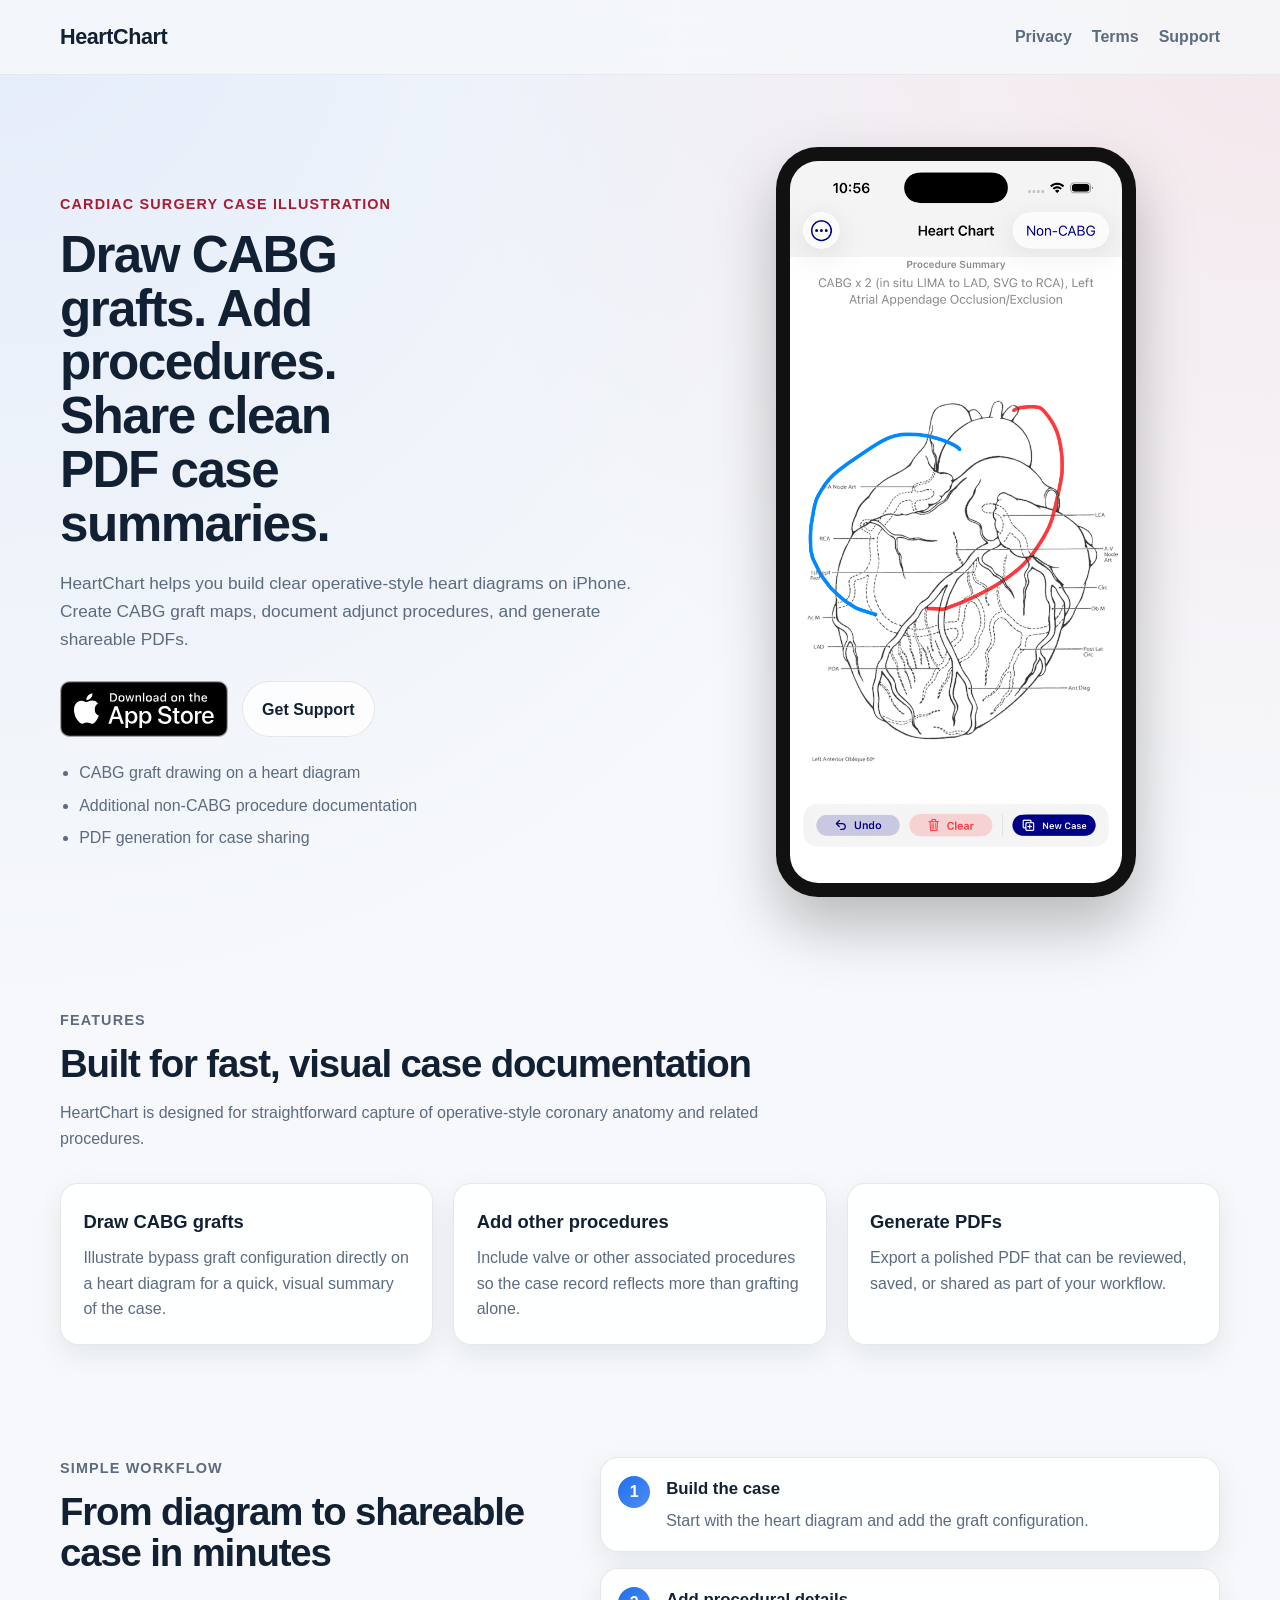
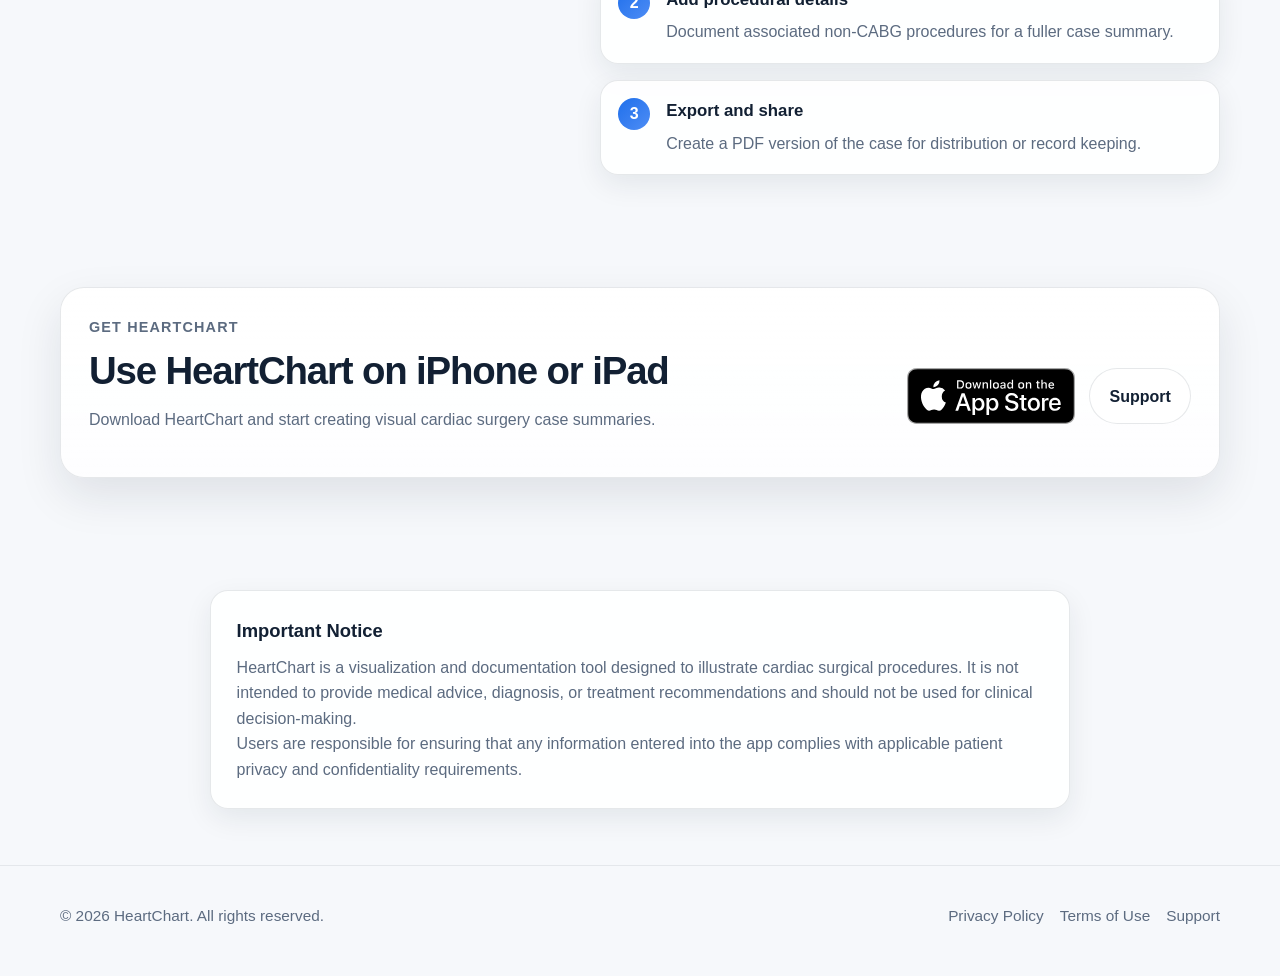
<file: index.html>
<!DOCTYPE html>
<html lang="en">
<head>
  <meta charset="UTF-8" />
  <meta name="viewport" content="width=device-width, initial-scale=1.0" />
  <title>HeartChart</title>
  <meta
    name="description"
    content="HeartChart is an iPhone app for drawing CABG grafts on a heart diagram, adding non-CABG procedures, and sharing cases as PDF."
  />
  <meta property="og:title" content="HeartChart">
  <meta property="og:description" content="Draw CABG grafts, document procedures, and generate shareable cardiac surgery case PDFs.">
  <meta property="og:image" content="https://heart-chart.com/images/heartchart-2.png">
  <meta property="og:type" content="website">
  <meta property="og:url" content="https://heart-chart.com">
  <link rel="stylesheet" href="style.css" />
</head>
<body>
  <header class="site-header">
    <div class="container nav">
      <a href="/" class="brand">HeartChart</a>

      <nav class="nav-links" aria-label="Primary">
        <a href="/privacypolicy/">Privacy</a>
        <a href="/terms/">Terms</a>
        <a href="/support/">Support</a>
      </nav>
    </div>
  </header>

  <main>
    <section class="hero">
      <div class="container hero-grid">
        <div class="hero-copy">
          <p class="eyebrow">Cardiac surgery case illustration</p>
          <h1>Draw CABG grafts. Add procedures. Share clean PDF case summaries.</h1>
          <p class="hero-text">
            HeartChart helps you build clear operative-style heart diagrams on iPhone.
            Create CABG graft maps, document adjunct procedures, and generate shareable PDFs.
          </p>

          <div class="hero-actions">
            <a href="https://apps.apple.com/app/idXXXXXXXX">
              <img
                src="/images/appstore-badge.svg"
                alt="Download on the App Store"
                style="height:56px;"
              >
            </a>
            <a class="button button-secondary" href="/support/">Get Support</a>
          </div>

          <ul class="hero-points">
            <li>CABG graft drawing on a heart diagram</li>
            <li>Additional non-CABG procedure documentation</li>
            <li>PDF generation for case sharing</li>
          </ul>
        </div>

        <div class="hero-media">
          <div class="phone-frame">
            <img
              src="images/heartchart-2.png"
              alt="HeartChart app screenshot showing a heart diagram with graft drawing tools"
            />
          </div>
        </div>
      </div>
    </section>

    <section class="features">
      <div class="container">
        <div class="section-heading">
          <p class="eyebrow">Features</p>
          <h2>Built for fast, visual case documentation</h2>
          <p>
            HeartChart is designed for straightforward capture of operative-style coronary
            anatomy and related procedures.
          </p>
        </div>

        <div class="feature-grid">
          <article class="card">
            <h3>Draw CABG grafts</h3>
            <p>
              Illustrate bypass graft configuration directly on a heart diagram for a quick,
              visual summary of the case.
            </p>
          </article>

          <article class="card">
            <h3>Add other procedures</h3>
            <p>
              Include valve or other associated procedures so the case record reflects more
              than grafting alone.
            </p>
          </article>

          <article class="card">
            <h3>Generate PDFs</h3>
            <p>
              Export a polished PDF that can be reviewed, saved, or shared as part of your
              workflow.
            </p>
          </article>
        </div>
      </div>
    </section>

    <section class="workflow">
      <div class="container workflow-grid">
        <div>
          <p class="eyebrow">Simple workflow</p>
          <h2>From diagram to shareable case in minutes</h2>
        </div>

        <div class="workflow-steps">
          <div class="step">
            <span class="step-number">1</span>
            <div>
              <h3>Build the case</h3>
              <p>Start with the heart diagram and add the graft configuration.</p>
            </div>
          </div>

          <div class="step">
            <span class="step-number">2</span>
            <div>
              <h3>Add procedural details</h3>
              <p>Document associated non-CABG procedures for a fuller case summary.</p>
            </div>
          </div>

          <div class="step">
            <span class="step-number">3</span>
            <div>
              <h3>Export and share</h3>
              <p>Create a PDF version of the case for distribution or record keeping.</p>
            </div>
          </div>
        </div>
      </div>
    </section>

    <section class="cta" id="download">
      <div class="container cta-box">
        <div>
          <p class="eyebrow">Get HeartChart</p>
          <h2>Use HeartChart on iPhone or iPad</h2>
          <p>
            Download HeartChart and start creating visual cardiac surgery case summaries.
          </p>
        </div>

        <div class="cta-actions">
          <a href="https://apps.apple.com/app/idXXXXXXXX">
            <img
              src="/images/appstore-badge.svg"
              alt="Download on the App Store"
              style="height:56px;"
            >
          </a>
          <a class="button button-secondary" href="/support/">Support</a>
        </div>
      </div>
    </section>

    <section class="features">
      <div class="container" style="max-width:860px;">
        <article class="card" style="padding:1.6rem;">
          <h3>Important Notice</h3>

          <p>
            HeartChart is a visualization and documentation tool designed to
            illustrate cardiac surgical procedures. It is not intended to provide
            medical advice, diagnosis, or treatment recommendations and should not
            be used for clinical decision-making.
          </p>

          <p>
            Users are responsible for ensuring that any information entered into the
            app complies with applicable patient privacy and confidentiality
            requirements.
          </p>
        </article>
      </div>
    </section>
  </main>

  <footer class="site-footer">
    <div class="container footer-content">
      <p>© 2026 HeartChart. All rights reserved.</p>
      <div class="footer-links">
        <a href="/privacypolicy/">Privacy Policy</a>
        <a href="/terms/">Terms of Use</a>
        <a href="/support/">Support</a>
      </div>
    </div>
  </footer>
</body>
</html>
</file>
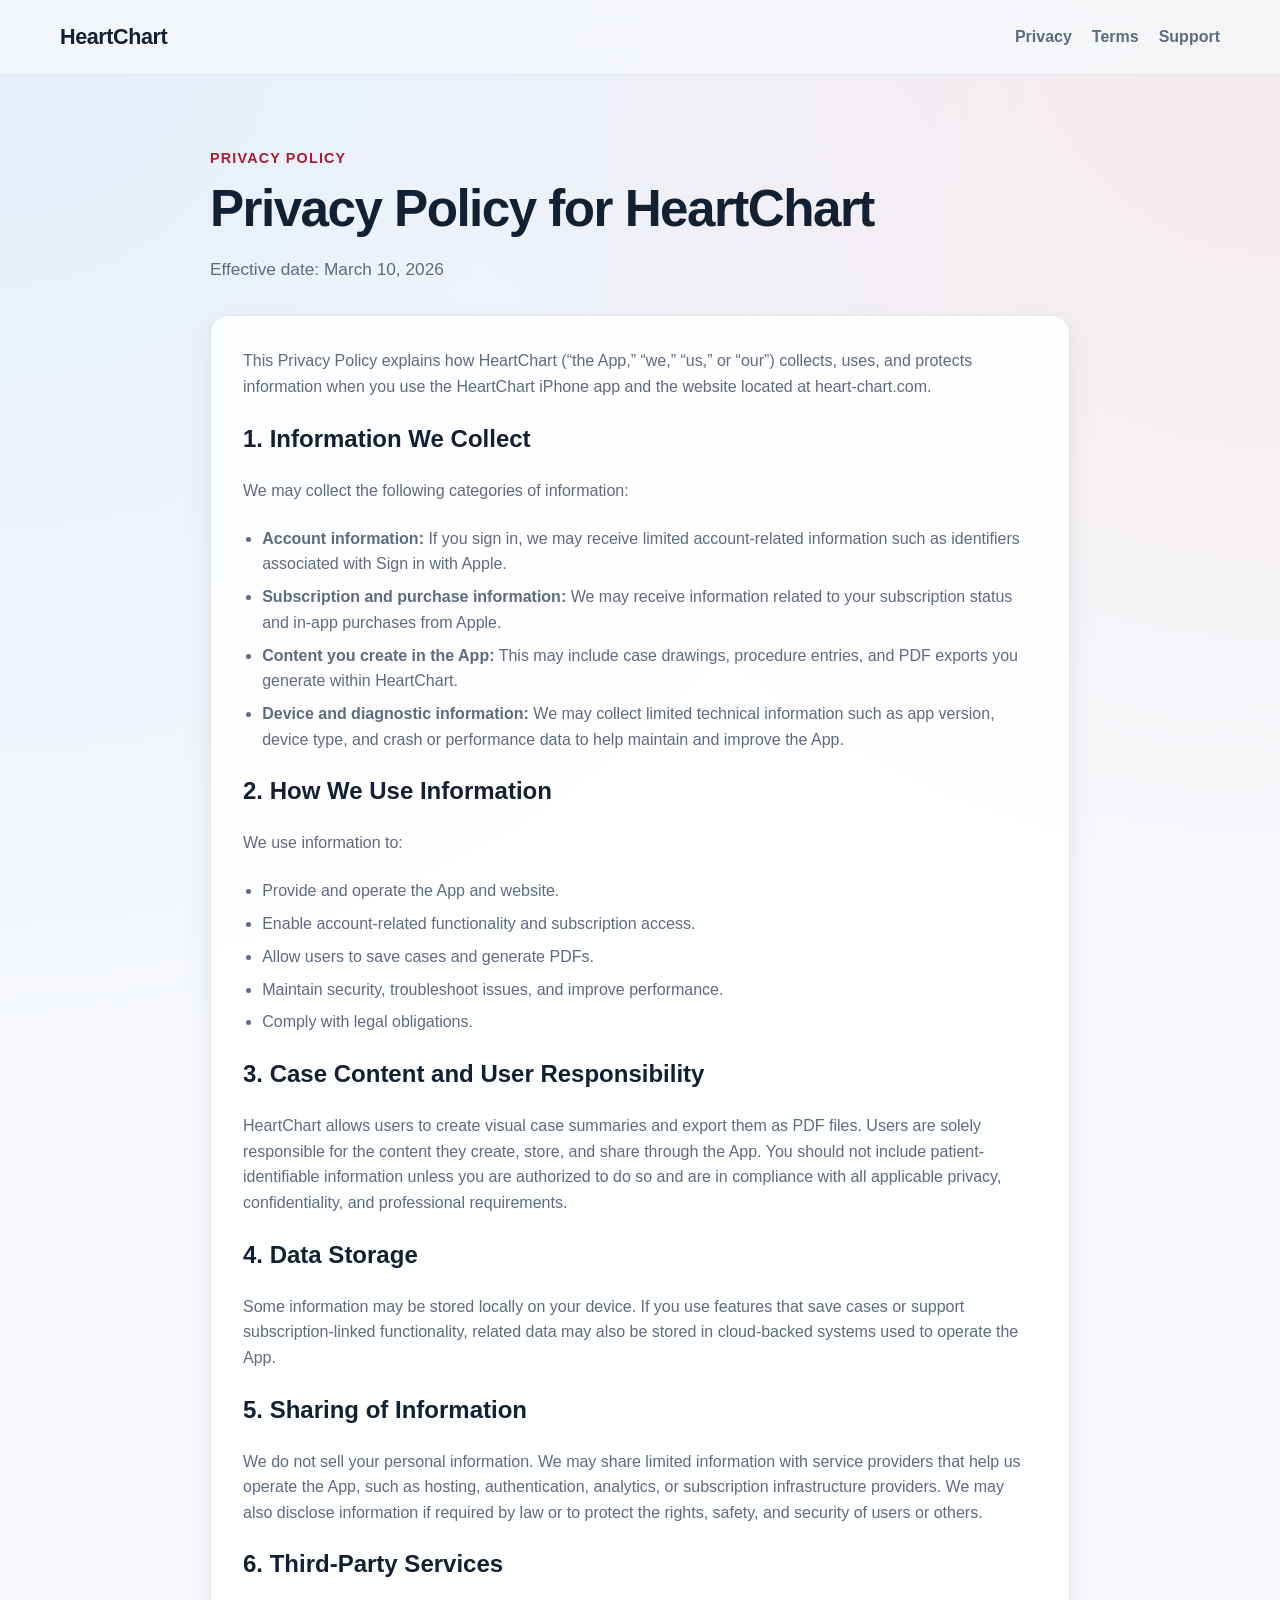
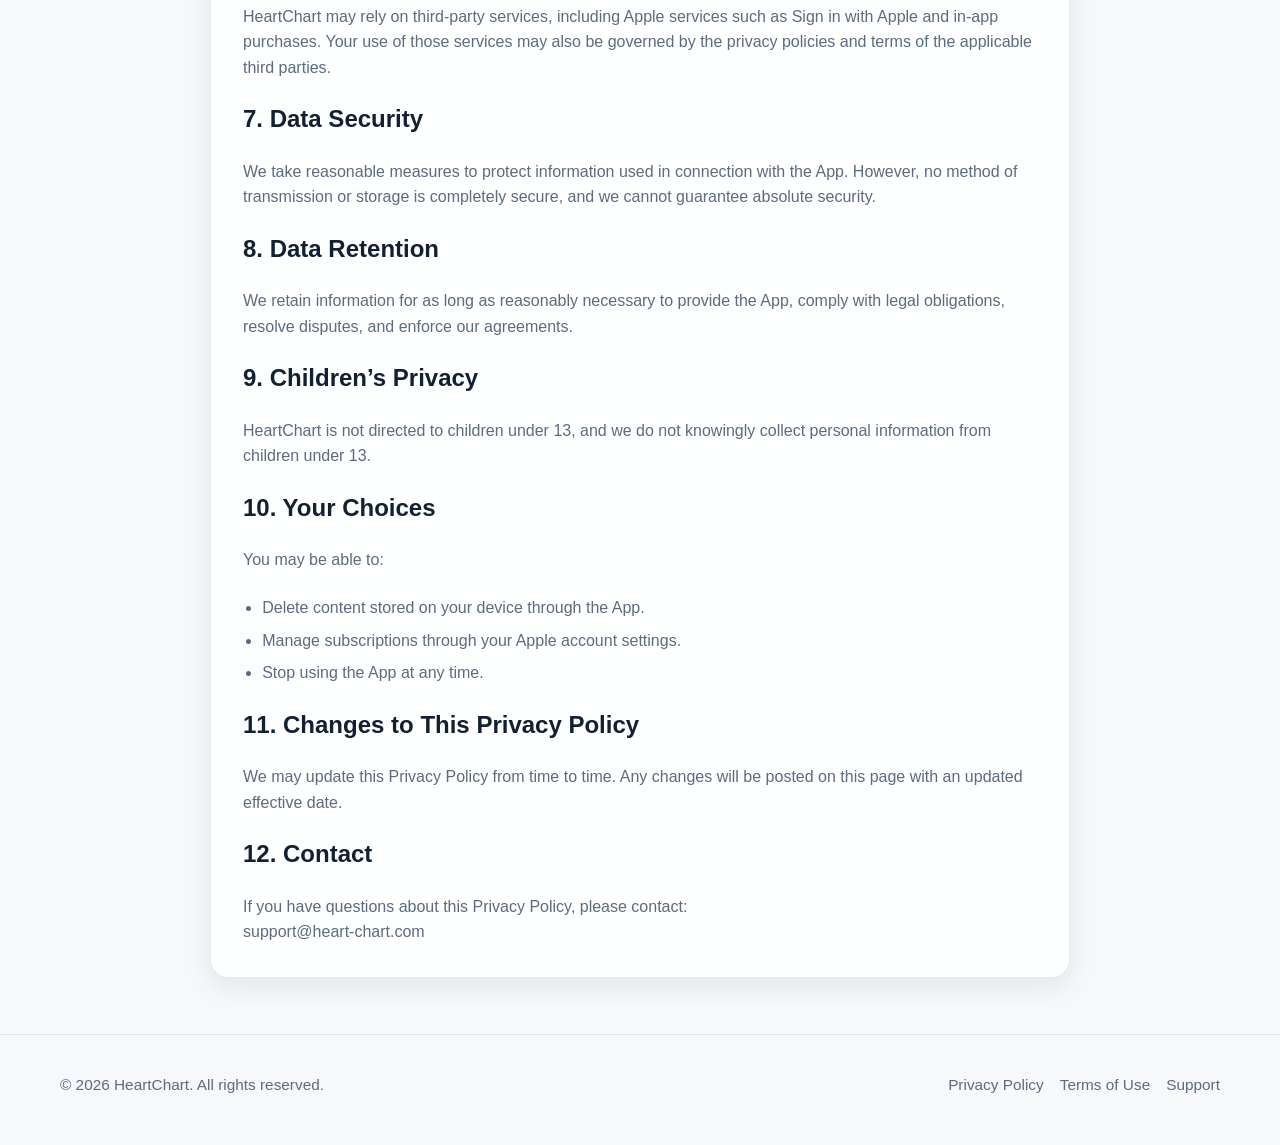
<file: privacypolicy/index.html>
<!DOCTYPE html>
<html lang="en">
<head>
  <meta charset="UTF-8" />
  <meta name="viewport" content="width=device-width, initial-scale=1.0" />
  <title>Privacy Policy | HeartChart</title>
  <meta
    name="description"
    content="Privacy Policy for HeartChart."
  />
  <link rel="stylesheet" href="/style.css" />
</head>
<body>
  <header class="site-header">
    <div class="container nav">
      <a href="/" class="brand">HeartChart</a>
      <nav class="nav-links" aria-label="Primary">
        <a href="/privacypolicy/">Privacy</a>
        <a href="/terms/">Terms</a>
        <a href="/support/">Support</a>
      </nav>
    </div>
  </header>

  <main>
    <section class="hero" style="padding-bottom: 2rem;">
      <div class="container" style="max-width: 860px;">
        <p class="eyebrow">Privacy Policy</p>
        <h1 style="max-width: none;">Privacy Policy for HeartChart</h1>
        <p class="hero-text">Effective date: March 10, 2026</p>
      </div>
    </section>

    <section class="features" style="padding-top: 0;">
      <div class="container" style="max-width: 860px;">
        <article class="card" style="padding: 2rem;">
          <p>
            This Privacy Policy explains how HeartChart (“the App,” “we,” “us,” or “our”)
            collects, uses, and protects information when you use the HeartChart iPhone app
            and the website located at heart-chart.com.
          </p>

          <h2>1. Information We Collect</h2>
          <p>We may collect the following categories of information:</p>
          <ul class="hero-points">
            <li>
              <strong>Account information:</strong> If you sign in, we may receive limited
              account-related information such as identifiers associated with Sign in with Apple.
            </li>
            <li>
              <strong>Subscription and purchase information:</strong> We may receive information
              related to your subscription status and in-app purchases from Apple.
            </li>
            <li>
              <strong>Content you create in the App:</strong> This may include case drawings,
              procedure entries, and PDF exports you generate within HeartChart.
            </li>
            <li>
              <strong>Device and diagnostic information:</strong> We may collect limited technical
              information such as app version, device type, and crash or performance data to help
              maintain and improve the App.
            </li>
          </ul>

          <h2>2. How We Use Information</h2>
          <p>We use information to:</p>
          <ul class="hero-points">
            <li>Provide and operate the App and website.</li>
            <li>Enable account-related functionality and subscription access.</li>
            <li>Allow users to save cases and generate PDFs.</li>
            <li>Maintain security, troubleshoot issues, and improve performance.</li>
            <li>Comply with legal obligations.</li>
          </ul>

          <h2>3. Case Content and User Responsibility</h2>
          <p>
            HeartChart allows users to create visual case summaries and export them as PDF files.
            Users are solely responsible for the content they create, store, and share through the App.
            You should not include patient-identifiable information unless you are authorized to do so
            and are in compliance with all applicable privacy, confidentiality, and professional requirements.
          </p>

          <h2>4. Data Storage</h2>
          <p>
            Some information may be stored locally on your device. If you use features that save cases
            or support subscription-linked functionality, related data may also be stored in cloud-backed
            systems used to operate the App.
          </p>

          <h2>5. Sharing of Information</h2>
          <p>
            We do not sell your personal information. We may share limited information with service
            providers that help us operate the App, such as hosting, authentication, analytics,
            or subscription infrastructure providers. We may also disclose information if required
            by law or to protect the rights, safety, and security of users or others.
          </p>

          <h2>6. Third-Party Services</h2>
          <p>
            HeartChart may rely on third-party services, including Apple services such as Sign in with Apple
            and in-app purchases. Your use of those services may also be governed by the privacy policies
            and terms of the applicable third parties.
          </p>

          <h2>7. Data Security</h2>
          <p>
            We take reasonable measures to protect information used in connection with the App. However,
            no method of transmission or storage is completely secure, and we cannot guarantee absolute security.
          </p>

          <h2>8. Data Retention</h2>
          <p>
            We retain information for as long as reasonably necessary to provide the App, comply with legal
            obligations, resolve disputes, and enforce our agreements.
          </p>

          <h2>9. Children’s Privacy</h2>
          <p>
            HeartChart is not directed to children under 13, and we do not knowingly collect personal
            information from children under 13.
          </p>

          <h2>10. Your Choices</h2>
          <p>You may be able to:</p>
          <ul class="hero-points">
            <li>Delete content stored on your device through the App.</li>
            <li>Manage subscriptions through your Apple account settings.</li>
            <li>Stop using the App at any time.</li>
          </ul>

          <h2>11. Changes to This Privacy Policy</h2>
          <p>
            We may update this Privacy Policy from time to time. Any changes will be posted on this page
            with an updated effective date.
          </p>

          <h2>12. Contact</h2>
          <p>
            If you have questions about this Privacy Policy, please contact:
          </p>
          <p>
            <a href="mailto:support@heart-chart.com">support@heart-chart.com</a>
          </p>
        </article>
      </div>
    </section>
  </main>

  <footer class="site-footer">
    <div class="container footer-content">
      <p>© 2026 HeartChart. All rights reserved.</p>
      <div class="footer-links">
        <a href="/privacypolicy/">Privacy Policy</a>
        <a href="/terms/">Terms of Use</a>
        <a href="/support/">Support</a>
      </div>
    </div>
  </footer>
</body>
</html>
</file>
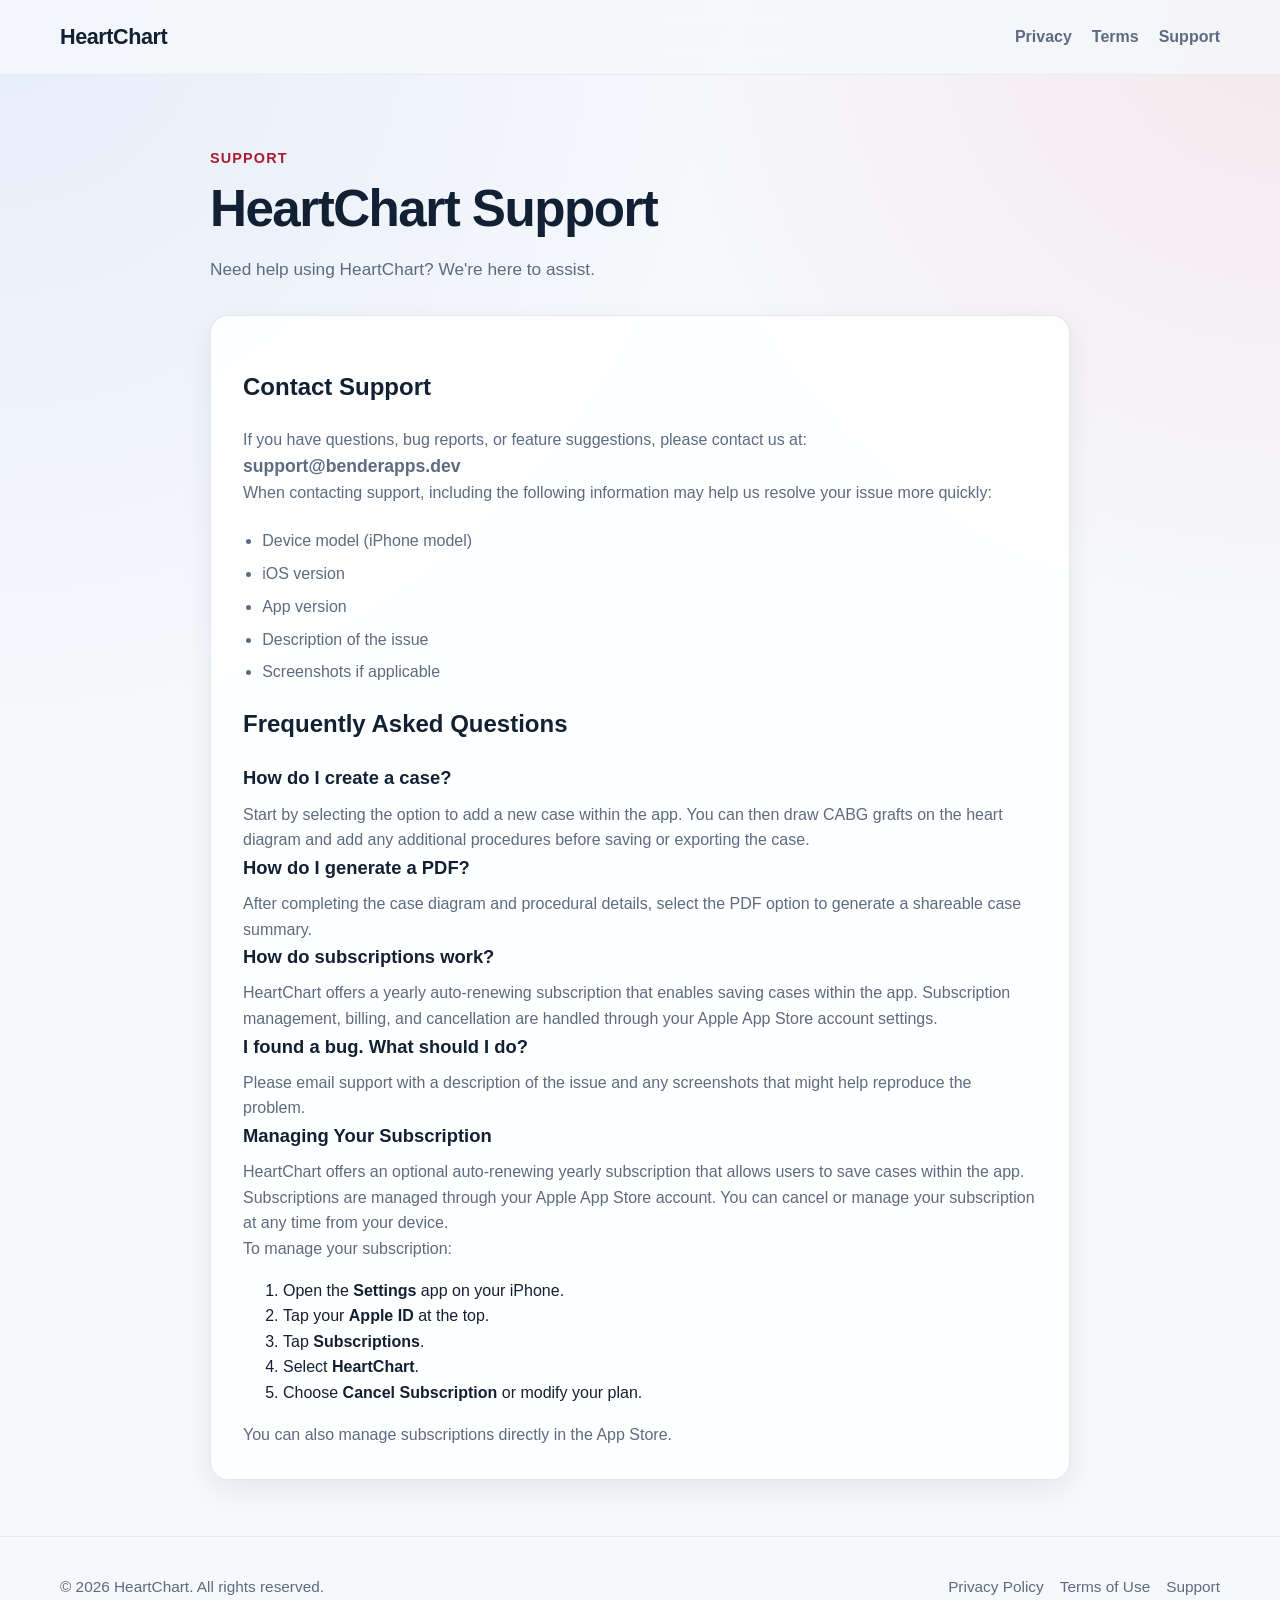
<file: support/index.html>
<!DOCTYPE html>
<html lang="en">
<head>
  <meta charset="UTF-8" />
  <meta name="viewport" content="width=device-width, initial-scale=1.0" />
  <title>Support | HeartChart</title>
  <meta
    name="description"
    content="Support information for the HeartChart app."
  />
  <link rel="stylesheet" href="/style.css" />
</head>
<body>

<header class="site-header">
  <div class="container nav">
    <a href="/" class="brand">HeartChart</a>

    <nav class="nav-links" aria-label="Primary">
      <a href="/privacypolicy/">Privacy</a>
      <a href="/terms/">Terms</a>
      <a href="/support/">Support</a>
    </nav>
  </div>
</header>

<main>

<section class="hero" style="padding-bottom:2rem;">
  <div class="container" style="max-width:860px;">
    <p class="eyebrow">Support</p>
    <h1 style="max-width:none;">HeartChart Support</h1>
    <p class="hero-text">
      Need help using HeartChart? We're here to assist.
    </p>
  </div>
</section>

<section class="features" style="padding-top:0;">
  <div class="container" style="max-width:860px;">
    <article class="card" style="padding:2rem;">

      <h2>Contact Support</h2>

      <p>
        If you have questions, bug reports, or feature suggestions,
        please contact us at:
      </p>

      <p style="font-weight:600; font-size:1.1rem;">
        <a href="mailto:support@benderapps.dev?subject=HeartChart%20Support%20Request">
support@benderapps.dev
</a>
      </p>

      <p>
        When contacting support, including the following information
        may help us resolve your issue more quickly:
      </p>

      <ul class="hero-points">
        <li>Device model (iPhone model)</li>
        <li>iOS version</li>
        <li>App version</li>
        <li>Description of the issue</li>
        <li>Screenshots if applicable</li>
      </ul>

      <h2>Frequently Asked Questions</h2>

      <h3>How do I create a case?</h3>
      <p>
        Start by selecting the option to add a new case within the app.
        You can then draw CABG grafts on the heart diagram and add any
        additional procedures before saving or exporting the case.
      </p>

      <h3>How do I generate a PDF?</h3>
      <p>
        After completing the case diagram and procedural details,
        select the PDF option to generate a shareable case summary.
      </p>

      <h3>How do subscriptions work?</h3>
      <p>
        HeartChart offers a yearly auto-renewing subscription that
        enables saving cases within the app. Subscription management,
        billing, and cancellation are handled through your Apple
        App Store account settings.
      </p>

      <h3>I found a bug. What should I do?</h3>
      <p>
        Please email support with a description of the issue and any
        screenshots that might help reproduce the problem.
      </p>

      <h3>Managing Your Subscription</h3>
      <p>
      HeartChart offers an optional auto-renewing yearly subscription that allows
      users to save cases within the app.
      </p>
      
      <p>
      Subscriptions are managed through your Apple App Store account.
      You can cancel or manage your subscription at any time from your device.
      </p>
      
      <p>
      To manage your subscription:
      </p>
      
      <ol>
      <li>Open the <strong>Settings</strong> app on your iPhone.</li>
      <li>Tap your <strong>Apple ID</strong> at the top.</li>
      <li>Tap <strong>Subscriptions</strong>.</li>
      <li>Select <strong>HeartChart</strong>.</li>
      <li>Choose <strong>Cancel Subscription</strong> or modify your plan.</li>
      </ol>
      
      <p>
      You can also manage subscriptions directly in the App Store.
      </p>

    </article>
  </div>
</section>

</main>

<footer class="site-footer">
  <div class="container footer-content">
    <p>© 2026 HeartChart. All rights reserved.</p>

    <div class="footer-links">
      <a href="/privacypolicy/">Privacy Policy</a>
      <a href="/terms/">Terms of Use</a>
      <a href="/support/">Support</a>
    </div>
  </div>
</footer>

</body>
</html>
</file>
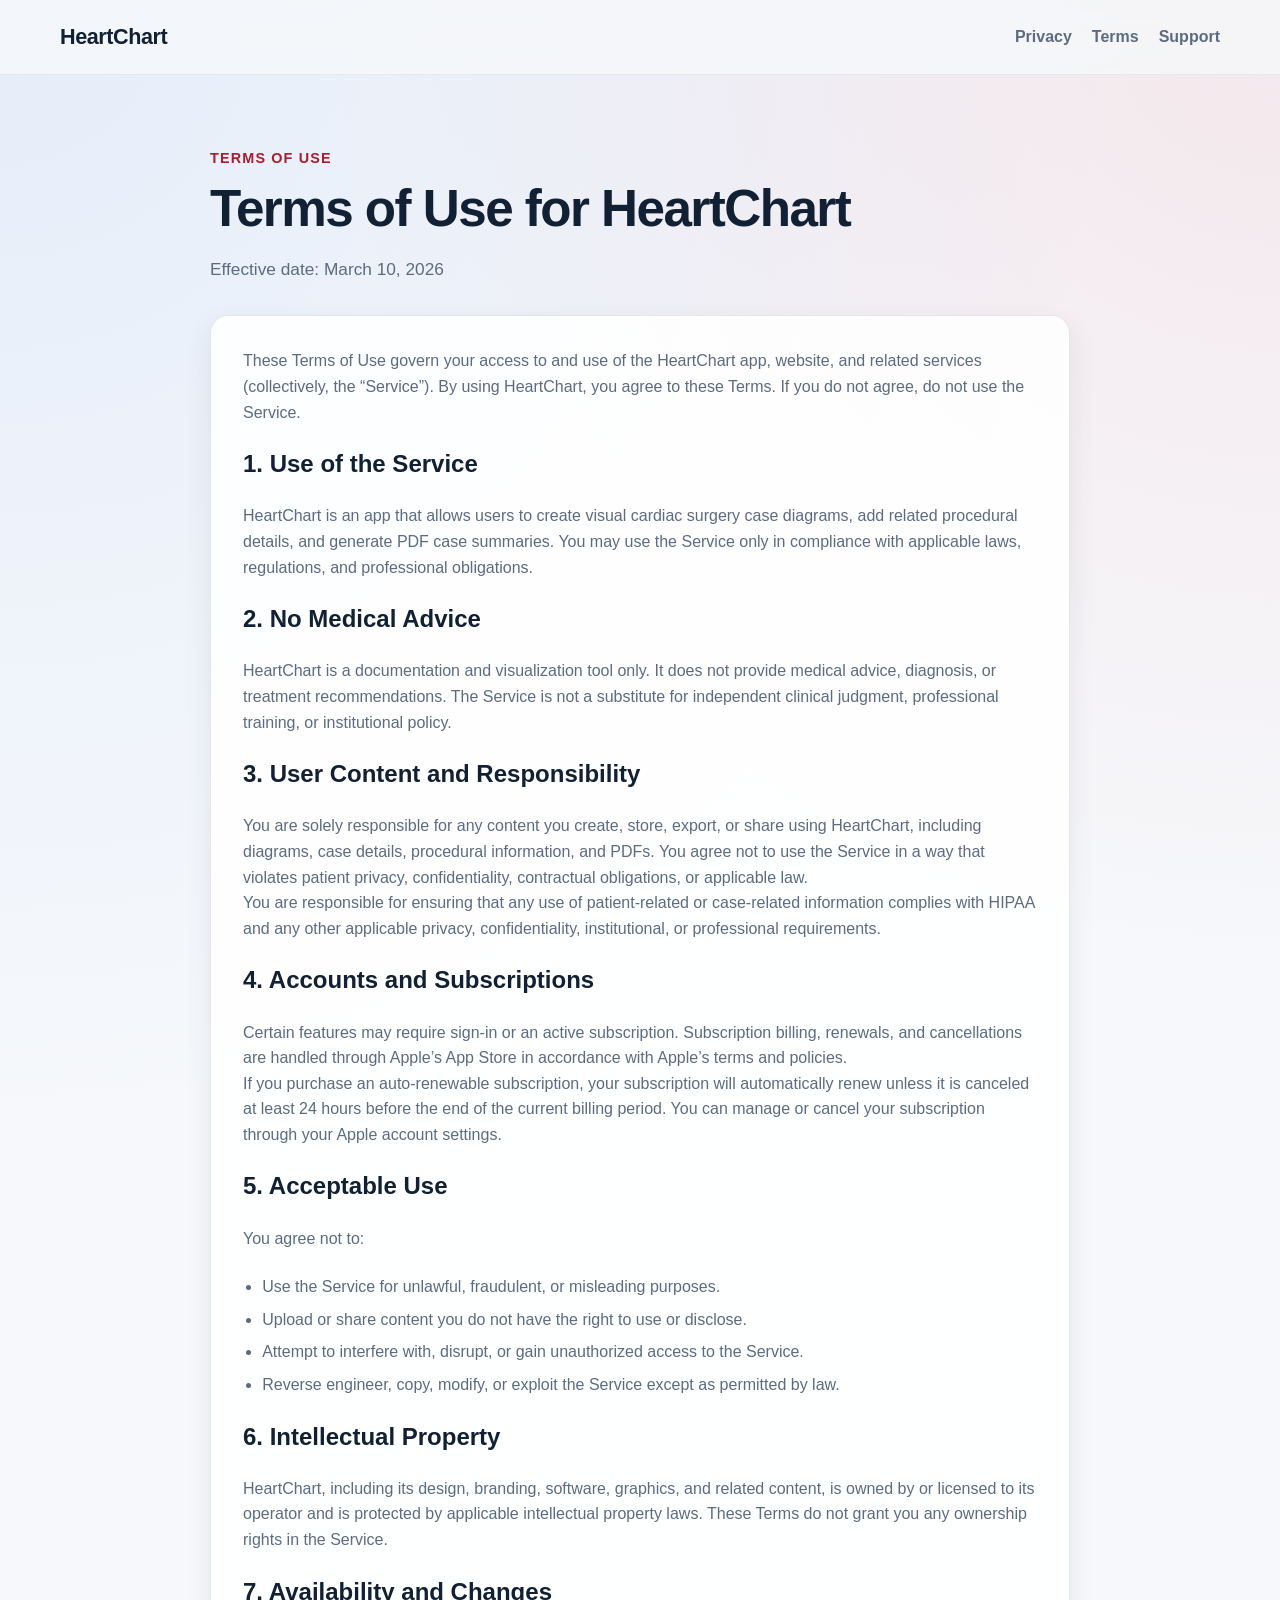
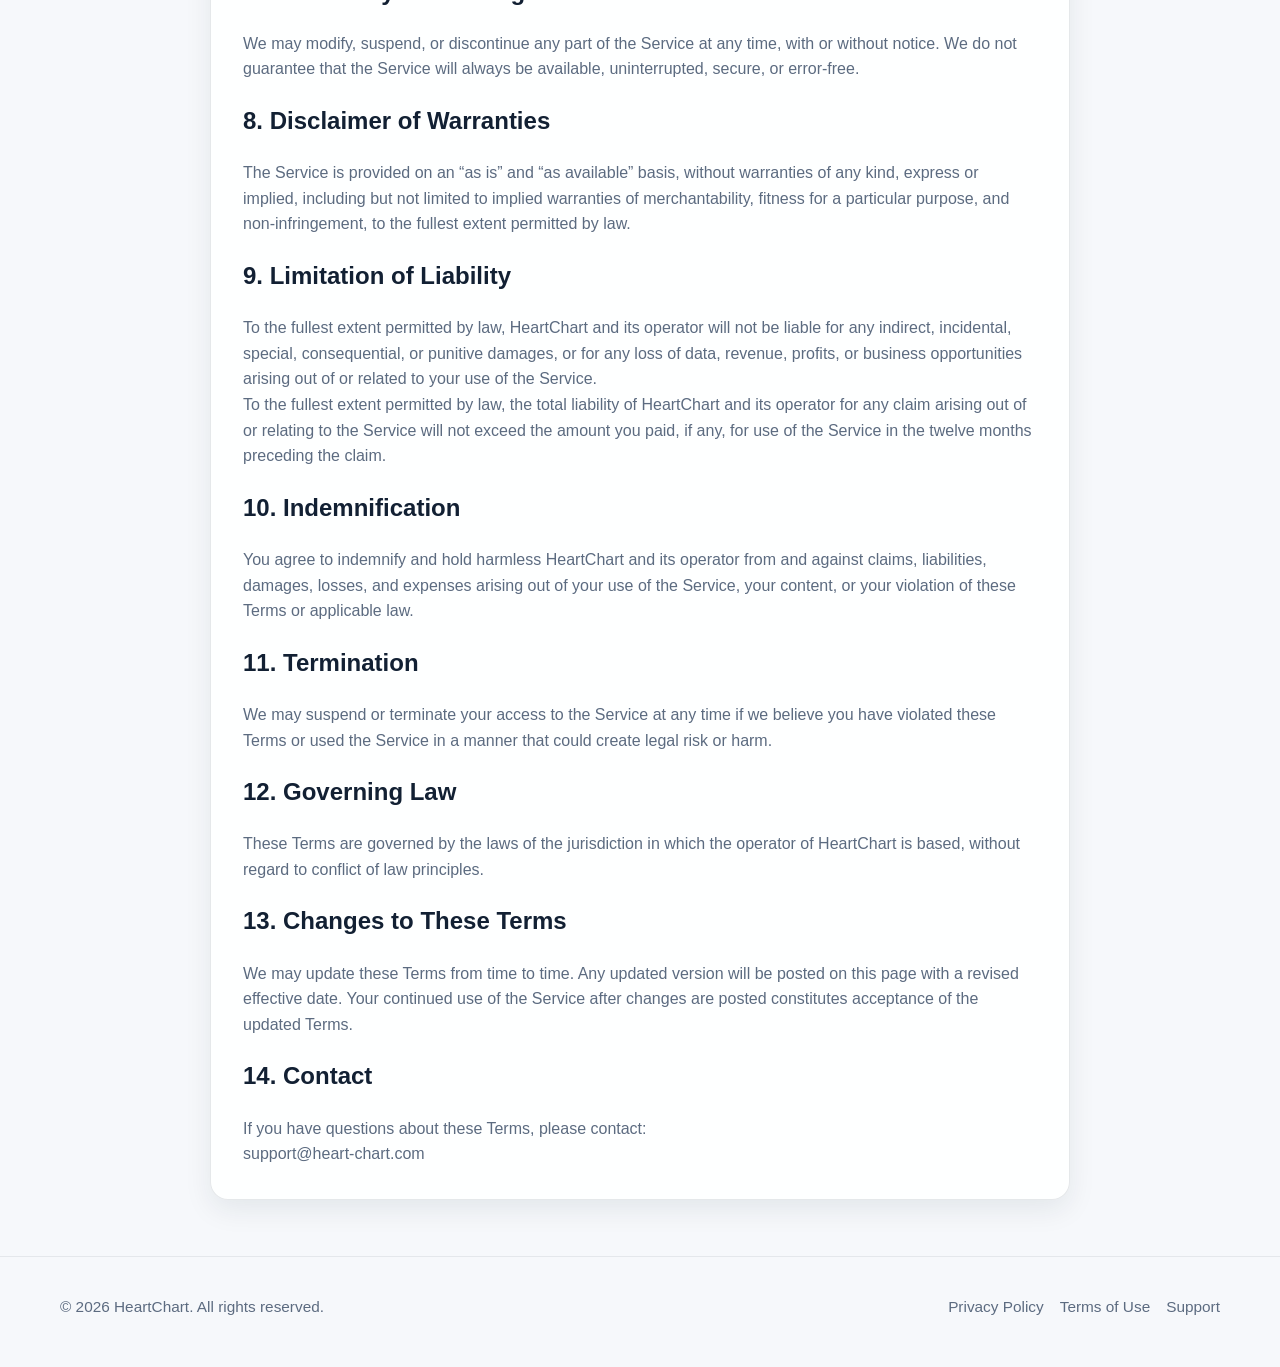
<file: terms/index.html>
<!DOCTYPE html>
<html lang="en">
<head>
  <meta charset="UTF-8" />
  <meta name="viewport" content="width=device-width, initial-scale=1.0" />
  <title>Terms of Use | HeartChart</title>
  <meta
    name="description"
    content="Terms of Use for HeartChart."
  />
  <link rel="stylesheet" href="/style.css" />
</head>
<body>
  <header class="site-header">
    <div class="container nav">
      <a href="/" class="brand">HeartChart</a>
      <nav class="nav-links" aria-label="Primary">
        <a href="/privacypolicy/">Privacy</a>
        <a href="/terms/">Terms</a>
        <a href="/support/">Support</a>
      </nav>
    </div>
  </header>

  <main>
    <section class="hero" style="padding-bottom: 2rem;">
      <div class="container" style="max-width: 860px;">
        <p class="eyebrow">Terms of Use</p>
        <h1 style="max-width: none;">Terms of Use for HeartChart</h1>
        <p class="hero-text">Effective date: March 10, 2026</p>
      </div>
    </section>

    <section class="features" style="padding-top: 0;">
      <div class="container" style="max-width: 860px;">
        <article class="card" style="padding: 2rem;">
          <p>
            These Terms of Use govern your access to and use of the HeartChart app,
            website, and related services (collectively, the “Service”). By using
            HeartChart, you agree to these Terms. If you do not agree, do not use the Service.
          </p>

          <h2>1. Use of the Service</h2>
          <p>
            HeartChart is an app that allows users to create visual cardiac surgery case
            diagrams, add related procedural details, and generate PDF case summaries.
            You may use the Service only in compliance with applicable laws, regulations,
            and professional obligations.
          </p>

          <h2>2. No Medical Advice</h2>
          <p>
            HeartChart is a documentation and visualization tool only. It does not provide
            medical advice, diagnosis, or treatment recommendations. The Service is not a
            substitute for independent clinical judgment, professional training, or institutional policy.
          </p>

          <h2>3. User Content and Responsibility</h2>
          <p>
            You are solely responsible for any content you create, store, export, or share
            using HeartChart, including diagrams, case details, procedural information, and PDFs.
            You agree not to use the Service in a way that violates patient privacy, confidentiality,
            contractual obligations, or applicable law.
          </p>
          <p>
            You are responsible for ensuring that any use of patient-related or case-related
            information complies with HIPAA and any other applicable privacy, confidentiality,
            institutional, or professional requirements.
          </p>

          <h2>4. Accounts and Subscriptions</h2>
          <p>
            Certain features may require sign-in or an active subscription. Subscription billing,
            renewals, and cancellations are handled through Apple’s App Store in accordance with
            Apple’s terms and policies.
          </p>
          <p>
            If you purchase an auto-renewable subscription, your subscription will automatically
            renew unless it is canceled at least 24 hours before the end of the current billing period.
            You can manage or cancel your subscription through your Apple account settings.
          </p>

          <h2>5. Acceptable Use</h2>
          <p>You agree not to:</p>
          <ul class="hero-points">
            <li>Use the Service for unlawful, fraudulent, or misleading purposes.</li>
            <li>Upload or share content you do not have the right to use or disclose.</li>
            <li>Attempt to interfere with, disrupt, or gain unauthorized access to the Service.</li>
            <li>Reverse engineer, copy, modify, or exploit the Service except as permitted by law.</li>
          </ul>

          <h2>6. Intellectual Property</h2>
          <p>
            HeartChart, including its design, branding, software, graphics, and related content,
            is owned by or licensed to its operator and is protected by applicable intellectual
            property laws. These Terms do not grant you any ownership rights in the Service.
          </p>

          <h2>7. Availability and Changes</h2>
          <p>
            We may modify, suspend, or discontinue any part of the Service at any time,
            with or without notice. We do not guarantee that the Service will always be
            available, uninterrupted, secure, or error-free.
          </p>

          <h2>8. Disclaimer of Warranties</h2>
          <p>
            The Service is provided on an “as is” and “as available” basis, without warranties
            of any kind, express or implied, including but not limited to implied warranties of
            merchantability, fitness for a particular purpose, and non-infringement, to the fullest
            extent permitted by law.
          </p>

          <h2>9. Limitation of Liability</h2>
          <p>
            To the fullest extent permitted by law, HeartChart and its operator will not be liable
            for any indirect, incidental, special, consequential, or punitive damages, or for any
            loss of data, revenue, profits, or business opportunities arising out of or related to
            your use of the Service.
          </p>
          <p>
            To the fullest extent permitted by law, the total liability of HeartChart and its operator
            for any claim arising out of or relating to the Service will not exceed the amount you paid,
            if any, for use of the Service in the twelve months preceding the claim.
          </p>

          <h2>10. Indemnification</h2>
          <p>
            You agree to indemnify and hold harmless HeartChart and its operator from and against
            claims, liabilities, damages, losses, and expenses arising out of your use of the Service,
            your content, or your violation of these Terms or applicable law.
          </p>

          <h2>11. Termination</h2>
          <p>
            We may suspend or terminate your access to the Service at any time if we believe you have
            violated these Terms or used the Service in a manner that could create legal risk or harm.
          </p>

          <h2>12. Governing Law</h2>
          <p>
            These Terms are governed by the laws of the jurisdiction in which the operator of HeartChart
            is based, without regard to conflict of law principles.
          </p>

          <h2>13. Changes to These Terms</h2>
          <p>
            We may update these Terms from time to time. Any updated version will be posted on this page
            with a revised effective date. Your continued use of the Service after changes are posted
            constitutes acceptance of the updated Terms.
          </p>

          <h2>14. Contact</h2>
          <p>
            If you have questions about these Terms, please contact:
          </p>
          <p>
            <a href="mailto:support@heart-chart.com">support@heart-chart.com</a>
          </p>
        </article>
      </div>
    </section>
  </main>

  <footer class="site-footer">
    <div class="container footer-content">
      <p>© 2026 HeartChart. All rights reserved.</p>
      <div class="footer-links">
        <a href="/privacypolicy/">Privacy Policy</a>
        <a href="/terms/">Terms of Use</a>
        <a href="/support/">Support</a>
      </div>
    </div>
  </footer>
</body>
</html>
</file>
<file: style.css>
:root {
  --bg: #f6f8fb;
  --surface: #ffffff;
  --surface-soft: #f9fbff;
  --text: #122033;
  --muted: #5c6b80;
  --line: rgba(18, 32, 51, 0.10);
  --brand: #d7263d;
  --brand-dark: #a91d30;
  --accent: #1f6feb;
  --shadow: 0 18px 45px rgba(18, 32, 51, 0.10);
  --shadow-soft: 0 10px 28px rgba(18, 32, 51, 0.08);
  --radius-lg: 24px;
  --radius-md: 18px;
  --radius-sm: 12px;
  --container: 1160px;
}

*,
*::before,
*::after {
  box-sizing: border-box;
}

html {
  scroll-behavior: smooth;
}

body {
  margin: 0;
  font-family: -apple-system, BlinkMacSystemFont, "Segoe UI", Roboto, Helvetica, Arial, sans-serif;
  color: var(--text);
  background:
    radial-gradient(circle at top left, rgba(31, 111, 235, 0.08), transparent 35%),
    radial-gradient(circle at top right, rgba(215, 38, 61, 0.08), transparent 30%),
    var(--bg);
  line-height: 1.6;
}

img {
  max-width: 100%;
  display: block;
}

a {
  color: inherit;
  text-decoration: none;
}

.container {
  width: min(100% - 2rem, var(--container));
  margin: 0 auto;
}

.site-header {
  position: sticky;
  top: 0;
  z-index: 20;
  backdrop-filter: blur(12px);
  background: rgba(246, 248, 251, 0.82);
  border-bottom: 1px solid rgba(18, 32, 51, 0.06);
}

.nav {
  display: flex;
  align-items: center;
  justify-content: space-between;
  min-height: 74px;
  gap: 1rem;
}

.brand {
  font-size: 1.35rem;
  font-weight: 800;
  letter-spacing: -0.02em;
}

.nav-links {
  display: flex;
  align-items: center;
  gap: 1.25rem;
}

.nav-links a {
  color: var(--muted);
  font-weight: 600;
}

.nav-links a:hover {
  color: var(--text);
}

.hero {
  padding: 4.5rem 0 3.5rem;
}

.hero-grid {
  display: grid;
  grid-template-columns: 1.05fr 0.95fr;
  gap: 3rem;
  align-items: center;
}

.eyebrow {
  margin: 0 0 0.75rem;
  color: var(--brand-dark);
  font-weight: 800;
  font-size: 0.9rem;
  text-transform: uppercase;
  letter-spacing: 0.08em;
}

.hero h1,
.section-heading h2,
.workflow h2,
.cta h2 {
  margin: 0;
  line-height: 1.05;
  letter-spacing: -0.03em;
}

.hero h1 {
  font-size: clamp(2.4rem, 4vw, 4.6rem);
  max-width: 12ch;
}

.hero-text {
  margin: 1.25rem 0 0;
  font-size: 1.08rem;
  color: var(--muted);
  max-width: 60ch;
}

.hero-actions,
.cta-actions {
  display: flex;
  flex-wrap: wrap;
  gap: 0.9rem;
  margin-top: 1.75rem;
}

.button {
  display: inline-flex;
  align-items: center;
  justify-content: center;
  min-height: 48px;
  padding: 0.85rem 1.2rem;
  border-radius: 999px;
  font-weight: 700;
  transition: transform 0.15s ease, box-shadow 0.15s ease, background 0.15s ease;
}

.button:hover {
  transform: translateY(-1px);
}

.button-primary {
  color: #ffffff;
  background: linear-gradient(135deg, var(--brand), var(--brand-dark));
  box-shadow: 0 12px 24px rgba(215, 38, 61, 0.22);
}

.button-secondary {
  color: var(--text);
  background: rgba(255, 255, 255, 0.8);
  border: 1px solid var(--line);
}

.hero-points {
  margin: 1.4rem 0 0;
  padding-left: 1.2rem;
  color: var(--muted);
}

.hero-points li + li {
  margin-top: 0.45rem;
}

.phone-frame {
  width: min(100%, 360px);
  margin-left: auto;
  margin-right: auto;
  padding: 14px;
  border-radius: 42px;
  background: #111;
  box-shadow: 0 30px 60px rgba(0, 0, 0, 0.25);
}

.phone-frame img {
  display: block;
  width: 100%;
  height: auto;
  border-radius: 28px;
}

.features,
.workflow,
.cta {
  padding: 3.5rem 0;
}

.section-heading {
  max-width: 760px;
  margin-bottom: 2rem;
}

.section-heading h2,
.workflow h2,
.cta h2 {
  font-size: clamp(1.9rem, 3vw, 3rem);
}

.section-heading p,
.workflow p,
.cta p {
  color: var(--muted);
}

.feature-grid {
  display: grid;
  grid-template-columns: repeat(3, 1fr);
  gap: 1.25rem;
}

.card {
  background: rgba(255, 255, 255, 0.88);
  border: 1px solid var(--line);
  border-radius: var(--radius-md);
  padding: 1.4rem;
  box-shadow: var(--shadow-soft);
}

.card h3 {
  margin-top: 0;
  margin-bottom: 0.55rem;
  font-size: 1.15rem;
}

.card p {
  margin: 0;
  color: var(--muted);
}

.workflow-grid {
  display: grid;
  grid-template-columns: 0.9fr 1.1fr;
  gap: 2rem;
  align-items: start;
}

.workflow-steps {
  display: grid;
  gap: 1rem;
}

.step {
  display: flex;
  gap: 1rem;
  align-items: flex-start;
  padding: 1.1rem 1.1rem;
  background: rgba(255, 255, 255, 0.88);
  border: 1px solid var(--line);
  border-radius: var(--radius-md);
  box-shadow: var(--shadow-soft);
}

.step-number {
  width: 2rem;
  height: 2rem;
  flex: 0 0 2rem;
  display: inline-flex;
  align-items: center;
  justify-content: center;
  border-radius: 999px;
  font-weight: 800;
  color: #fff;
  background: linear-gradient(135deg, var(--accent), #4e8df5);
}

.step h3 {
  margin: 0 0 0.35rem;
  font-size: 1.05rem;
}

.step p {
  margin: 0;
  color: var(--muted);
}

.cta-box {
  display: flex;
  align-items: center;
  justify-content: space-between;
  gap: 1.5rem;
  padding: 1.75rem;
  border-radius: var(--radius-lg);
  border: 1px solid var(--line);
  background: linear-gradient(180deg, rgba(255,255,255,0.95), rgba(255,255,255,0.84));
  box-shadow: var(--shadow);
}

.site-footer {
  border-top: 1px solid rgba(18, 32, 51, 0.08);
  padding: 1.4rem 0 2rem;
}

.footer-content {
  display: flex;
  justify-content: space-between;
  align-items: center;
  gap: 1rem;
  color: var(--muted);
  font-size: 0.96rem;
}

.footer-links {
  display: flex;
  gap: 1rem;
  flex-wrap: wrap;
}

.footer-links a:hover {
  color: var(--text);
}

@media (max-width: 980px) {
  .hero-grid,
  .workflow-grid,
  .feature-grid,
  .cta-box,
  .footer-content {
    grid-template-columns: 1fr;
    flex-direction: column;
    align-items: flex-start;
  }

  .hero {
    padding-top: 3rem;
  }

  .phone-frame {
    margin-top: 1rem;
  }
}

@media (max-width: 700px) {
  .nav {
    min-height: auto;
    padding: 1rem 0;
    align-items: flex-start;
    flex-direction: column;
  }

  .nav-links {
    flex-wrap: wrap;
    gap: 0.85rem 1rem;
  }

  .hero h1 {
    max-width: none;
  }

  .hero-actions,
  .cta-actions {
    width: 100%;
  }

  .button {
    width: 100%;
  }

  .poster-2 {
    width: 82%;
  }
}
</file>
